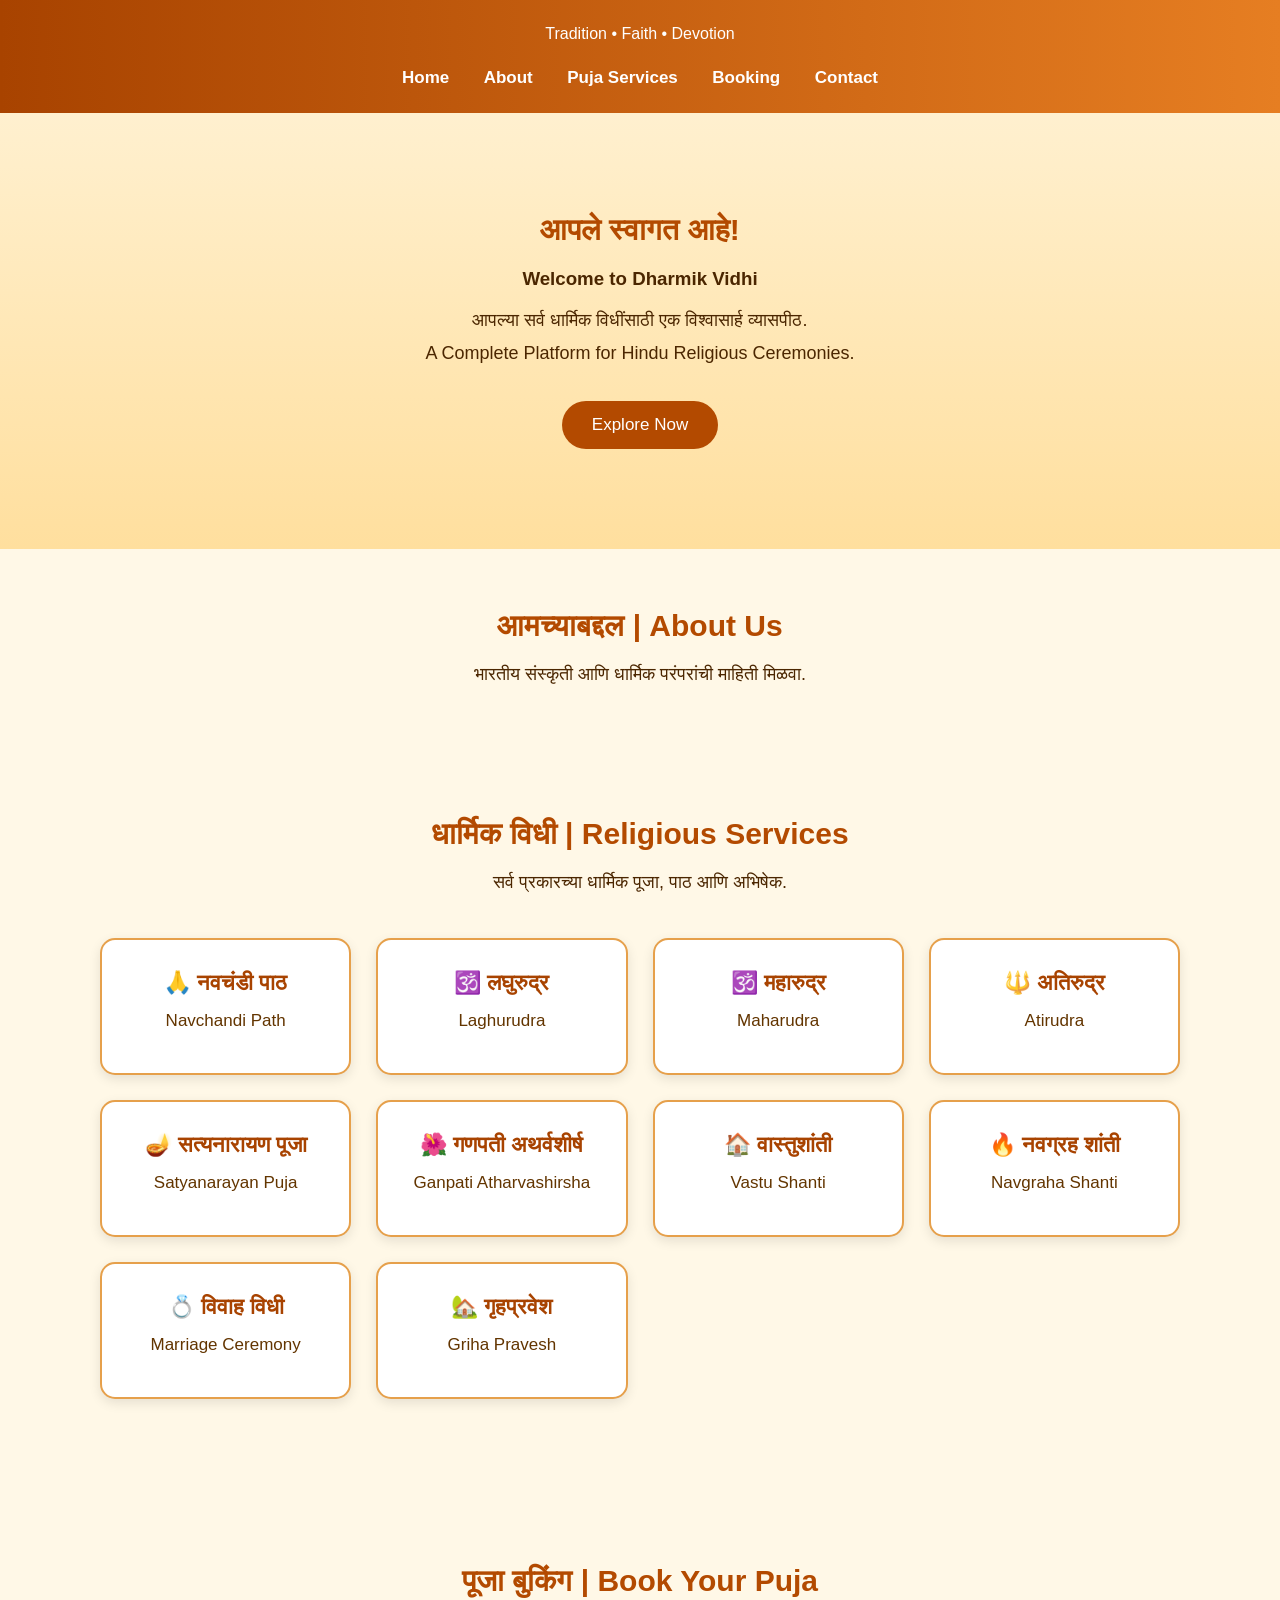
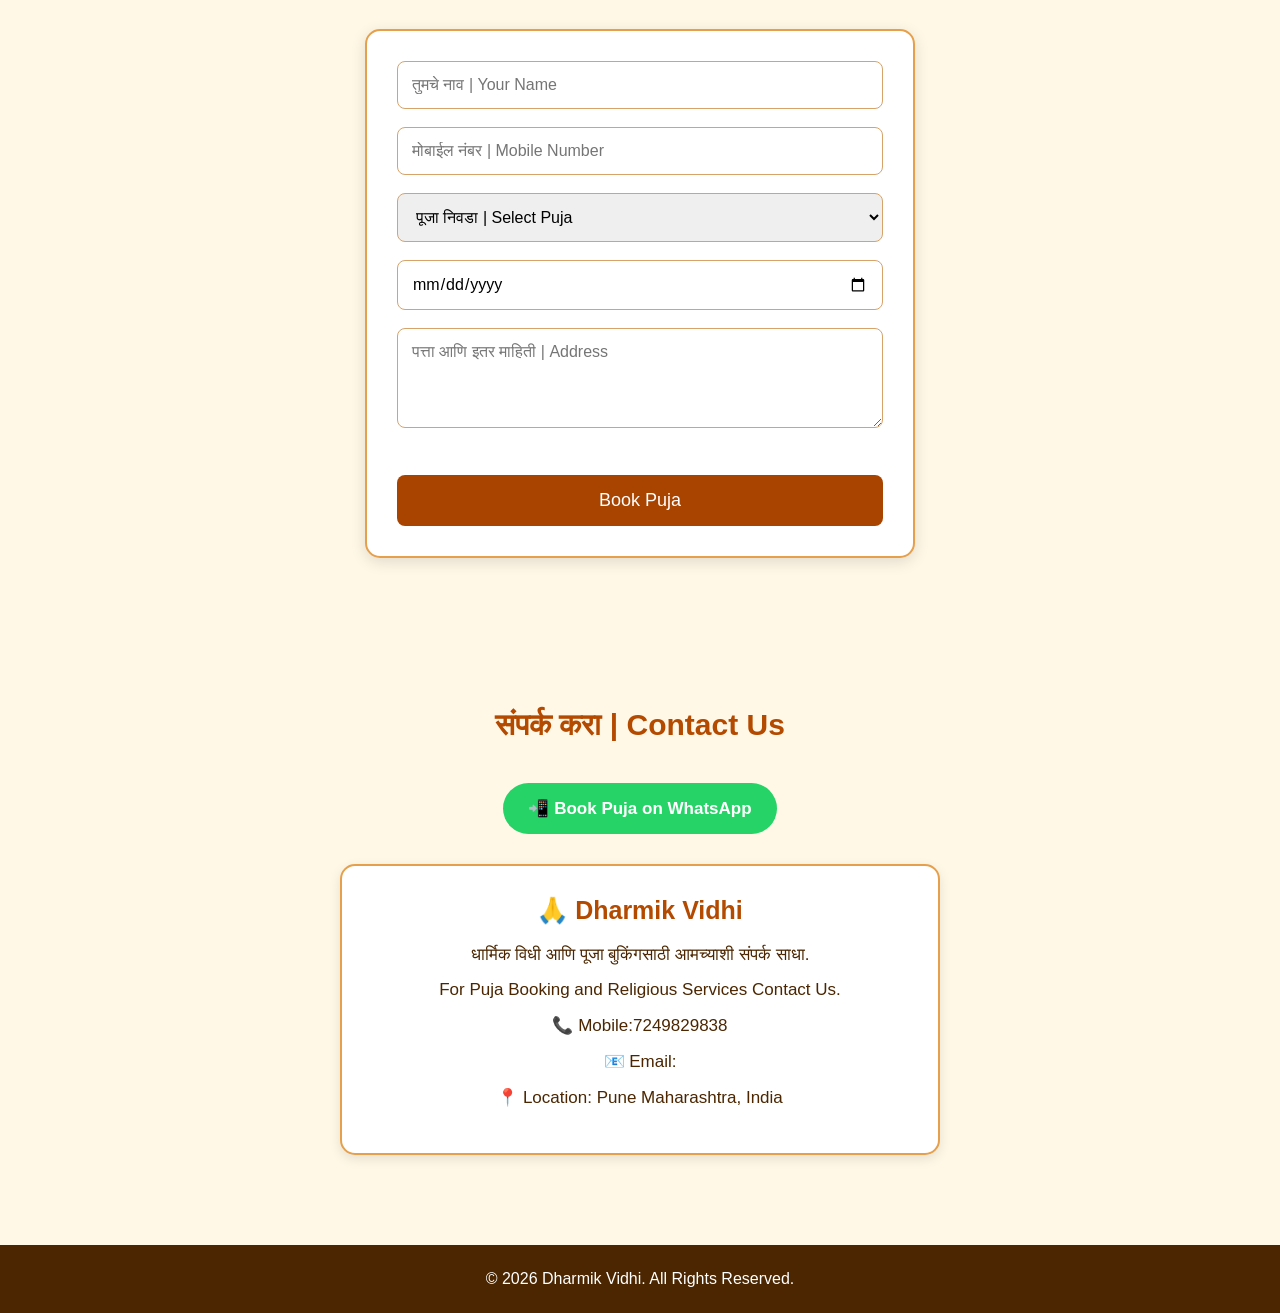
<file: index.html>
<!DOCTYPE html>
<html lang="mr">
<head>
    <meta charset="UTF-8">
    <meta name="viewport" content="width=device-width, initial-scale=1.0">
    <title>Dharmik Vidhi | धार्मिक विधी</title>
    <link rel="stylesheet" href="style.css">
</head>
<body>

    <header>
        <title>Renuka Dharmik Vidhi | रेणुका धार्मिक विधी</title>
        <p>Tradition • Faith • Devotion</p>

        <nav>
            <a href="#home">Home</a>
            <a href="#about">About</a>
            <a href="#services">Puja Services</a>
            <a href="#booking">Booking</a>
            <a href="#contact">Contact</a>
        </nav>
    </header>

    <section id="home">
        <h2>आपले स्वागत आहे!</h2>
        <h3>Welcome to Dharmik Vidhi</h3>
        <p>आपल्या सर्व धार्मिक विधींसाठी एक विश्वासार्ह व्यासपीठ.</p>
        <p>A Complete Platform for Hindu Religious Ceremonies.</p>
        <button onclick="showWelcome()">Explore Now</button>
    </section>

    <section id="about">
        <h2>आमच्याबद्दल | About Us</h2>
        <p>भारतीय संस्कृती आणि धार्मिक परंपरांची माहिती मिळवा.</p>
    </section>

    
<section id="services">
    <h2>धार्मिक विधी | Religious Services</h2>
    <p>सर्व प्रकारच्या धार्मिक पूजा, पाठ आणि अभिषेक.</p>

    <div class="service-container">

        <div class="service-card">
            <h3>🙏 नवचंडी पाठ</h3>
            <p>Navchandi Path</p>
        </div>

        <div class="service-card">
            <h3>🕉️ लघुरुद्र</h3>
            <p>Laghurudra</p>
        </div>

        <div class="service-card">
            <h3>🕉️ महारुद्र</h3>
            <p>Maharudra</p>
        </div>

        <div class="service-card">
            <h3>🔱 अतिरुद्र</h3>
            <p>Atirudra</p>
        </div>

        <div class="service-card">
            <h3>🪔 सत्यनारायण पूजा</h3>
            <p>Satyanarayan Puja</p>
        </div>

        <div class="service-card">
            <h3>🌺 गणपती अथर्वशीर्ष</h3>
            <p>Ganpati Atharvashirsha</p>
        </div>

        <div class="service-card">
            <h3>🏠 वास्तुशांती</h3>
            <p>Vastu Shanti</p>
        </div>

        <div class="service-card">
            <h3>🔥 नवग्रह शांती</h3>
            <p>Navgraha Shanti</p>
        </div>

        <div class="service-card">
            <h3>💍 विवाह विधी</h3>
            <p>Marriage Ceremony</p>
        </div>

        <div class="service-card">
            <h3>🏡 गृहप्रवेश</h3>
            <p>Griha Pravesh</p>
        </div>

    </div>
</section>




    
<section id="booking">
    <h2>पूजा बुकिंग | Book Your Puja</h2>

    <div class="booking-form">

        <form id="pujaForm">

            <input type="text" placeholder="तुमचे नाव | Your Name" required>

            <input type="tel" placeholder="मोबाईल नंबर | Mobile Number" required>

            <select required>
                <option value="">पूजा निवडा | Select Puja</option>
                <option>नवचंडी पाठ</option>
                <option>लघुरुद्र</option>
                <option>महारुद्र</option>
                <option>अतिरुद्र</option>
                <option>सत्यनारायण पूजा</option>
                <option>वास्तुशांती</option>
                <option>नवग्रह शांती</option>
                <option>गृहप्रवेश</option>
                <option>विवाह विधी</option>
            </select>

            <input type="date" required>

            <textarea placeholder="पत्ता आणि इतर माहिती | Address"></textarea>

            <button type="submit">Book Puja</button>

        </form>

    </div>
</section>


    
<section id="contact">
    <h2>संपर्क करा | Contact Us</h2>

<a href="https://wa.me/91YOURNUMBER?text=Namaskar,%20mala%20puja%20booking%20karaychi%20ahe."
   target="_blank"
   class="whatsapp-btn">
   📲 Book Puja on WhatsApp
</a>

    <div class="contact-box">

        <h3>🙏 Dharmik Vidhi</h3>

        <p>धार्मिक विधी आणि पूजा बुकिंगसाठी आमच्याशी संपर्क साधा.</p>

        <p>For Puja Booking and Religious Services Contact Us.</p>

        <p>📞 Mobile:7249829838</p>

        <p>📧 Email: </p>

        <p>📍 Location: Pune Maharashtra, India</p>

    </div>
</section>


    <footer>
        <p>© 2026 Dharmik Vidhi. All Rights Reserved.</p>
    </footer>

    <script src="script.js"></script>
</body>
</html>
</file>
<file: style.css>
* {
    margin: 0;
    padding: 0;
    box-sizing: border-box;
}

body {
    font-family: Arial, sans-serif;
    background: #fff8e7;
    color: #4b2600;
}

header {
    background: linear-gradient(90deg, #a84300, #e67e22);
    color: white;
    text-align: center;
    padding: 25px;
}

header h1 {
    font-size: 38px;
    margin-bottom: 10px;
}

nav {
    margin-top: 25px;
}

nav a {
    color: white;
    text-decoration: none;
    margin: 15px;
    font-size: 17px;
    font-weight: bold;
}

nav a:hover {
    color: #ffe082;
}

section {
    padding: 60px 20px;
    text-align: center;
    min-height: 180px;
}

#home {
    background: linear-gradient(#fff0cf, #ffdf9e);
    padding: 100px 20px;
}

section h2 {
    color: #b34a00;
    font-size: 30px;
    margin-bottom: 20px;
}

section h3 {
    margin-bottom: 20px;
}

section p {
    font-size: 18px;
    margin: 12px;
}

button {
    background: #b34a00;
    color: white;
    border: none;
    padding: 14px 30px;
    border-radius: 25px;
    margin-top: 25px;
    cursor: pointer;
    font-size: 17px;
}

button:hover {
    background: #713000;
}

footer {
    background: #4b2600;
    color: white;
    text-align: center;
    padding: 25px;
}

.service-container {
    display: grid;
    grid-template-columns: repeat(auto-fit, minmax(220px, 1fr));
    gap: 25px;
    max-width: 1100px;
    margin: 35px auto;
    padding: 10px;
}

.service-card {
    background: white;
    padding: 30px 20px;
    border-radius: 15px;
    border: 2px solid #e6a04b;
    box-shadow: 0 4px 12px rgba(0,0,0,0.1);
    transition: 0.3s;
}

.service-card:hover {
    transform: translateY(-8px);
    background: #fff0d5;
}

.service-card h3 {
    color: #a84300;
    margin-bottom: 15px;
    font-size: 22px;
}

.service-card p {
    color: #633500;
    font-size: 17px;
}

.booking-form {
    max-width: 550px;
    margin: 30px auto;
    padding: 30px;
    background: white;
    border-radius: 15px;
    box-shadow: 0 4px 15px rgba(0,0,0,0.12);
    border: 2px solid #e6a04b;
}

.booking-form input,
.booking-form select,
.booking-form textarea {
    width: 100%;
    padding: 14px;
    margin-bottom: 18px;
    border: 1px solid #d6a36b;
    border-radius: 8px;
    font-size: 16px;
    font-family: Arial, sans-serif;
}

.booking-form textarea {
    min-height: 100px;
    resize: vertical;
}

.booking-form button {
    width: 100%;
    background: #a84300;
    color: white;
    padding: 15px;
    border: none;
    border-radius: 8px;
    font-size: 18px;
    cursor: pointer;
}

.booking-form button:hover {
    background: #713000;
}

.contact-box {
    max-width: 600px;
    margin: 30px auto;
    padding: 30px;
    background: white;
    border: 2px solid #e6a04b;
    border-radius: 15px;
    box-shadow: 0 4px 12px rgba(0,0,0,0.1);
}

.contact-box h3 {
    color: #b34a00;
    font-size: 25px;
    margin-bottom: 20px;
}

.contact-box p {
    margin: 15px;
    font-size: 17px;
}

.whatsapp-btn {
    display: inline-block;
    background: #25D366;
    color: white;
    padding: 15px 25px;
    margin-top: 20px;
    border-radius: 30px;
    text-decoration: none;
    font-size: 17px;
    font-weight: bold;
}

.whatsapp-btn:hover {
    background: #128C7E;
}
</file>
